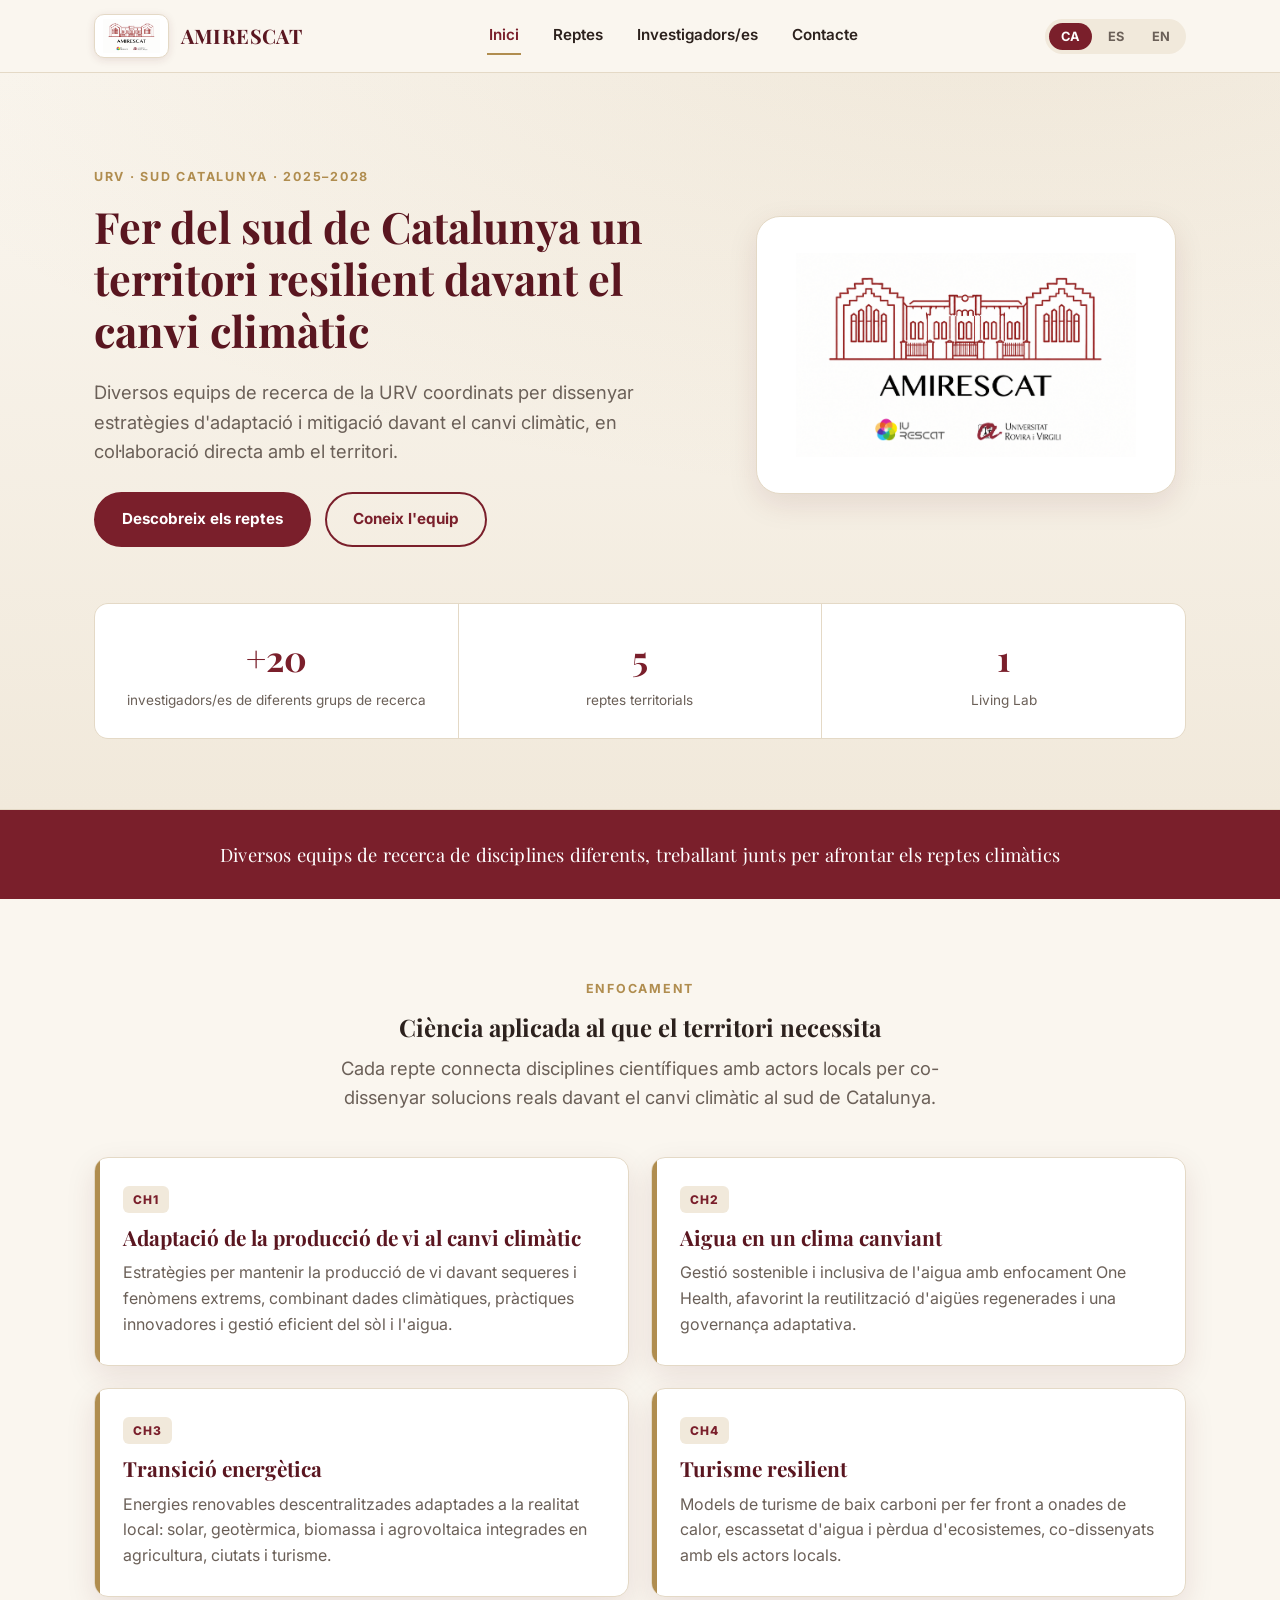
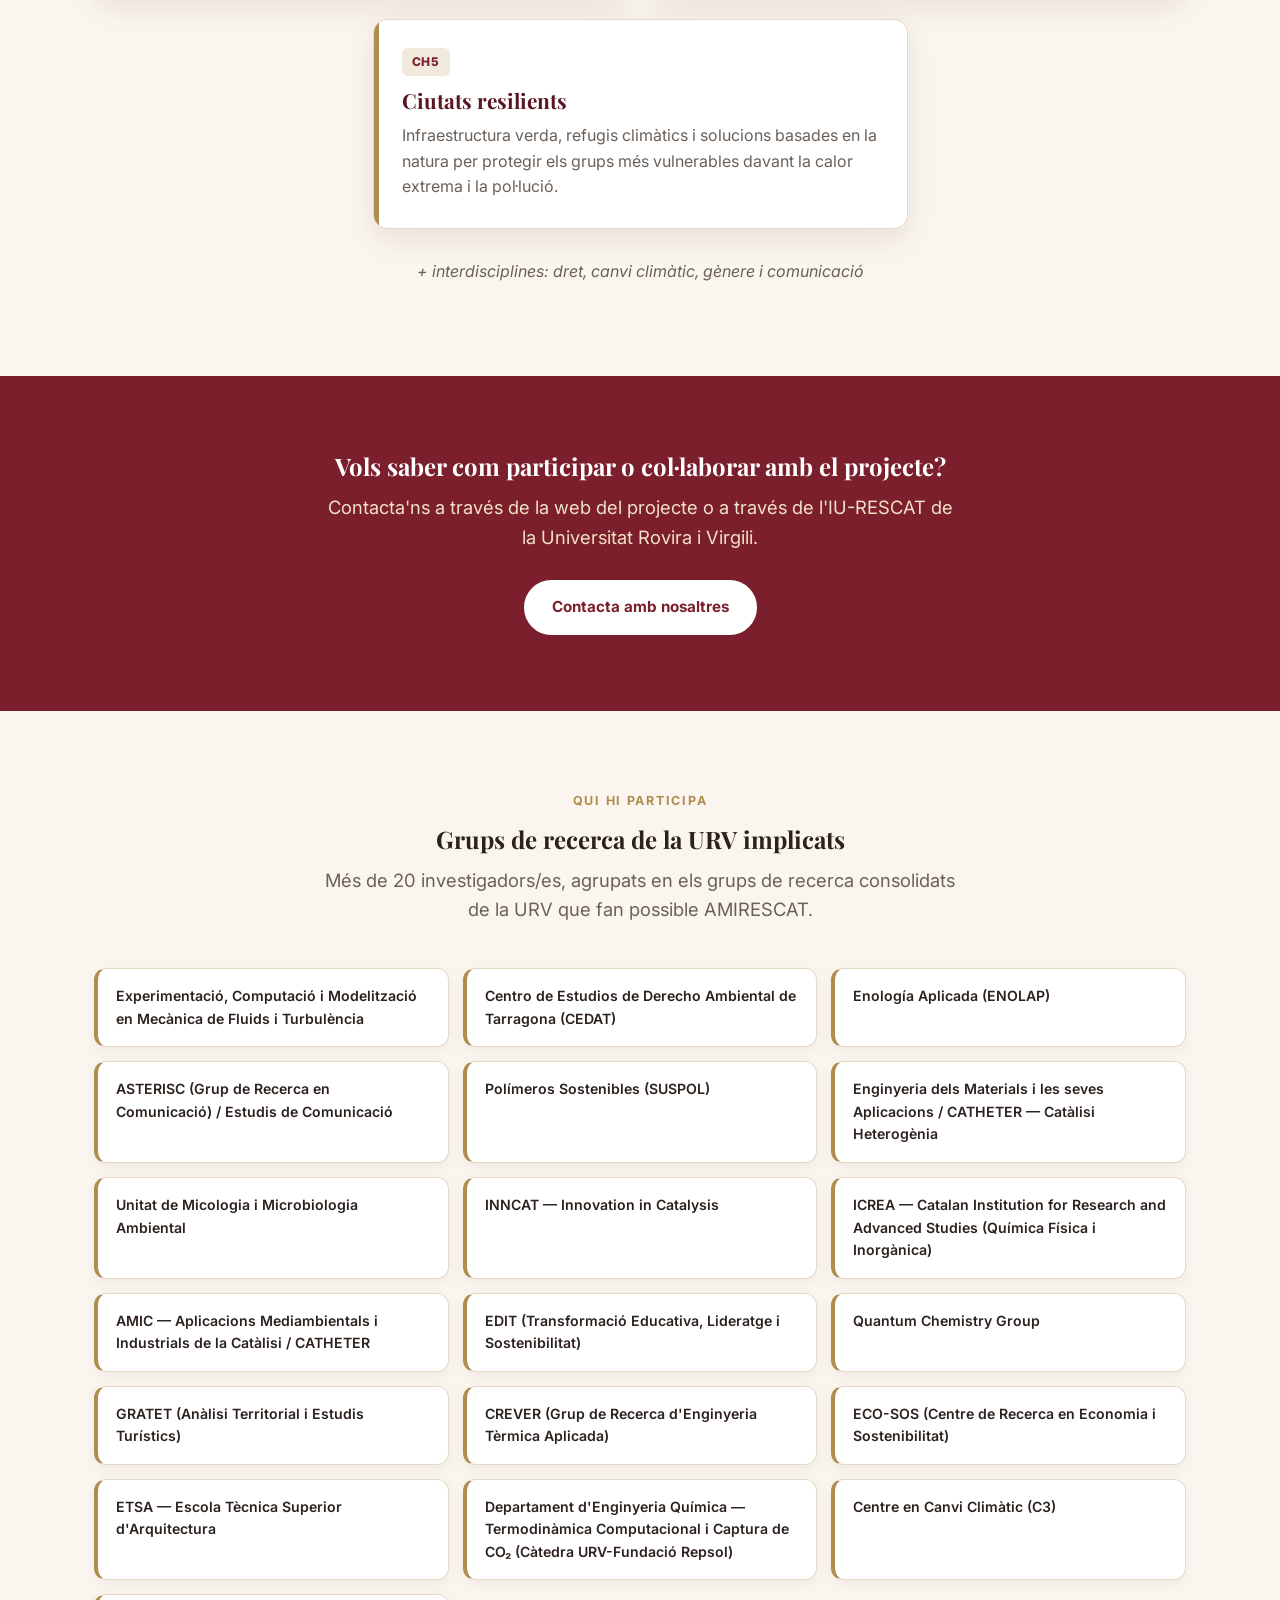
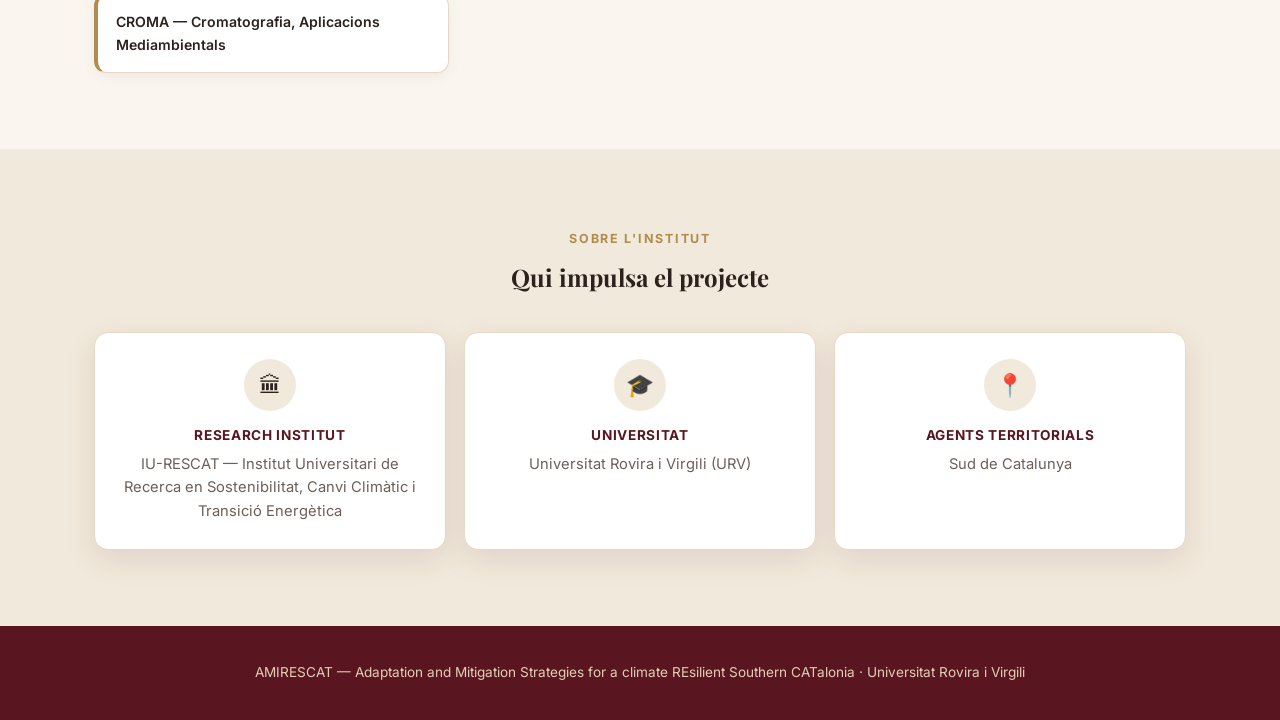
<file: index.html>
<!DOCTYPE html>
<html lang="ca">
<head>
<meta charset="UTF-8">
<meta name="viewport" content="width=device-width, initial-scale=1.0">
<title>AMIRESCAT — URV</title>
<meta name="description" content="AMIRESCAT: Adaptation and Mitigation Strategies for a climate REsilient Southern CATalonia. Universitat Rovira i Virgili.">
<link rel="icon" href="img/logo.png" type="image/png">
<link rel="preconnect" href="https://fonts.googleapis.com">
<link href="https://fonts.googleapis.com/css2?family=Playfair+Display:wght@600;700&family=Inter:wght@400;500;600;700;800&display=swap" rel="stylesheet">
<link rel="stylesheet" href="css/style.css">
</head>
<body data-page="home">

<header class="site-header">
  <nav class="nav">
    <a href="index.html" class="brand">
      <span class="logo-badge"><img src="img/logo.png" alt="Logo AMIRESCAT"></span>
      <span class="brand-text">AMIRESCAT</span>
    </a>
    <div class="nav-links">
      <a href="index.html" data-page="home" data-i18n="nav.home">Inici</a>
      <a href="reptes.html" data-page="reptes" data-i18n="nav.reptes">Reptes</a>
      <a href="investigadors.html" data-page="investigadors" data-i18n="nav.investigadors">Investigadors/es</a>
      <a href="contacte.html" data-page="contacte" data-i18n="nav.contacte">Contacte</a>
    </div>
    <div class="nav-right">
      <div class="lang-switch">
        <button data-lang="ca">CA</button>
        <button data-lang="es">ES</button>
        <button data-lang="en">EN</button>
      </div>
      <button class="menu-toggle" aria-label="Menú"><span></span><span></span><span></span></button>
    </div>
  </nav>
</header>

<section class="hero">
  <div class="container hero-grid">
    <div>
      <div class="eyebrow" data-i18n="hero.eyebrow">URV · Sud Catalunya · 2025–2028</div>
      <h1 data-i18n="hero.title">Fer del sud de Catalunya un territori resilient davant el canvi climàtic</h1>
      <p class="lead" data-i18n="hero.lead">Diversos equips de recerca de la URV coordinats per dissenyar estratègies d'adaptació i mitigació davant el canvi climàtic, en col·laboració directa amb el territori.</p>
      <div class="hero-actions">
        <a href="reptes.html" class="btn btn-primary" data-i18n="hero.cta1">Descobreix els reptes</a>
        <a href="investigadors.html" class="btn btn-ghost" data-i18n="hero.cta2">Coneix l'equip</a>
      </div>
    </div>
    <div class="hero-logo">
      <span class="logo-badge"><img src="img/logo.png" alt="AMIRESCAT"></span>
    </div>
  </div>

  <div class="container">
    <div class="stats">
      <div class="stat"><div class="num" data-i18n="stats.1.num">+20</div><div class="label" data-i18n="stats.1.label">investigadors/es</div></div>
      <div class="stat"><div class="num" data-i18n="stats.3.num">5</div><div class="label" data-i18n="stats.3.label">reptes territorials</div></div>
      <div class="stat"><div class="num" data-i18n="stats.4.num">1</div><div class="label" data-i18n="stats.4.label">Living Lab</div></div>
    </div>
  </div>
</section>

<div class="banner">
  <div class="container"><p data-i18n="banner.text">Més de 8 equips de recerca de disciplines diferents, treballant junts per afrontar els reptes climàtics</p></div>
</div>

<section class="section">
  <div class="container center">
    <div class="eyebrow" data-i18n="science.eyebrow">Enfocament</div>
    <h2 data-i18n="science.title">Ciència aplicada al que el territori necessita</h2>
    <p class="lead" data-i18n="science.lead">Cada repte connecta disciplines científiques amb actors locals per co-dissenyar solucions reals davant el canvi climàtic al sud de Catalunya.</p>
  </div>

  <div class="container">
    <div class="cards-grid">
      <div class="card">
        <span class="tag" data-i18n="ch1.tag">CH1</span>
        <h3 data-i18n="ch1.title">Viticultura adaptada al clima</h3>
        <p data-i18n="ch1.text">Estratègies per mantenir la producció de vi davant sequeres i fenòmens extrems.</p>
      </div>
      <div class="card">
        <span class="tag" data-i18n="ch2.tag">CH2</span>
        <h3 data-i18n="ch2.title">Aigua en un clima canviant</h3>
        <p data-i18n="ch2.text">Gestió sostenible i inclusiva de l'aigua amb enfocament One Health.</p>
      </div>
      <div class="card">
        <span class="tag" data-i18n="ch3.tag">CH3</span>
        <h3 data-i18n="ch3.title">Transició energètica</h3>
        <p data-i18n="ch3.text">Energies renovables descentralitzades adaptades a la realitat local.</p>
      </div>
      <div class="card">
        <span class="tag" data-i18n="ch4.tag">CH4</span>
        <h3 data-i18n="ch4.title">Turisme resilient</h3>
        <p data-i18n="ch4.text">Models de turisme de baix carboni davant onades de calor i escassetat d'aigua.</p>
      </div>
      <div class="card card-centered">
        <span class="tag" data-i18n="ch5.tag">CH5</span>
        <h3 data-i18n="ch5.title">Ciutats resilients</h3>
        <p data-i18n="ch5.text">Infraestructura verda, refugis climàtics i solucions basades en la natura.</p>
      </div>
    </div>
    <p class="note-small" data-i18n="ch.note">+ interdisciplines: dret, canvi climàtic, gènere i comunicació</p>
  </div>
</section>

<section class="section section-granate">
  <div class="container center">
    <h2 data-i18n="home.cta.title" style="color:#fff;">Vols saber com participar o col·laborar amb el projecte?</h2>
    <p class="lead" style="color:#f1e2c6; margin-left:auto; margin-right:auto;" data-i18n="home.cta.text">Contacta'ns a través de la web del projecte o a través de l'IU-RESCAT de la Universitat Rovira i Virgili.</p>
    <a href="contacte.html" class="btn" style="background:#fff; color:var(--granate); border-color:#fff; margin-top:10px;" data-i18n="home.cta.btn">Contacta amb nosaltres</a>
  </div>
</section>

<section class="section">
  <div class="container center">
    <div class="eyebrow" data-i18n="teams.eyebrow">Qui hi participa</div>
    <h2 data-i18n="teams.title">Grups de recerca de la URV implicats</h2>
    <p class="lead" data-i18n="teams.lead">Més de 20 investigadors/es, agrupats en els grups de recerca consolidats de la URV que fan possible AMIRESCAT.</p>
  </div>
  <div class="container">
    <div class="teams-grid" id="teams-container">
      <!-- Generado por JavaScript (js/teams.js + js/main.js) -->
    </div>
  </div>
</section>

<section class="section section-crema2">
  <div class="container center">
    <div class="eyebrow" data-i18n="home.info.eyebrow">Sobre l'institut</div>
    <h2 data-i18n="home.info.title">Qui impulsa el projecte</h2>
  </div>
  <div class="container">
    <div class="info-grid">
      <div class="info-card">
        <div class="ico">🏛</div>
        <div class="label" data-i18n="home.info.item1.label">Research Institut</div>
        <div class="value" data-i18n="contacte.item1.value">IU-RESCAT</div>
      </div>
      <div class="info-card">
        <div class="ico">🎓</div>
        <div class="label" data-i18n="contacte.item2.label">Universitat</div>
        <div class="value" data-i18n="contacte.item2.value">URV</div>
      </div>
      <div class="info-card">
        <div class="ico">📍</div>
        <div class="label" data-i18n="home.info.item3.label">Agents territorials</div>
        <div class="value" data-i18n="contacte.item3.value">Sud Catalunya</div>
      </div>
    </div>
  </div>
</section>

<footer class="site-footer">
  <div class="container"><p data-i18n="footer.text">AMIRESCAT — Adaptation and Mitigation Strategies for a climate REsilient Southern CATalonia · Universitat Rovira i Virgili</p></div>
</footer>

<script src="js/translations.js"></script>
<script src="js/researchers.js"></script>
<script src="js/teams.js"></script>
<script src="js/main.js"></script>
</body>
</html>
</file>
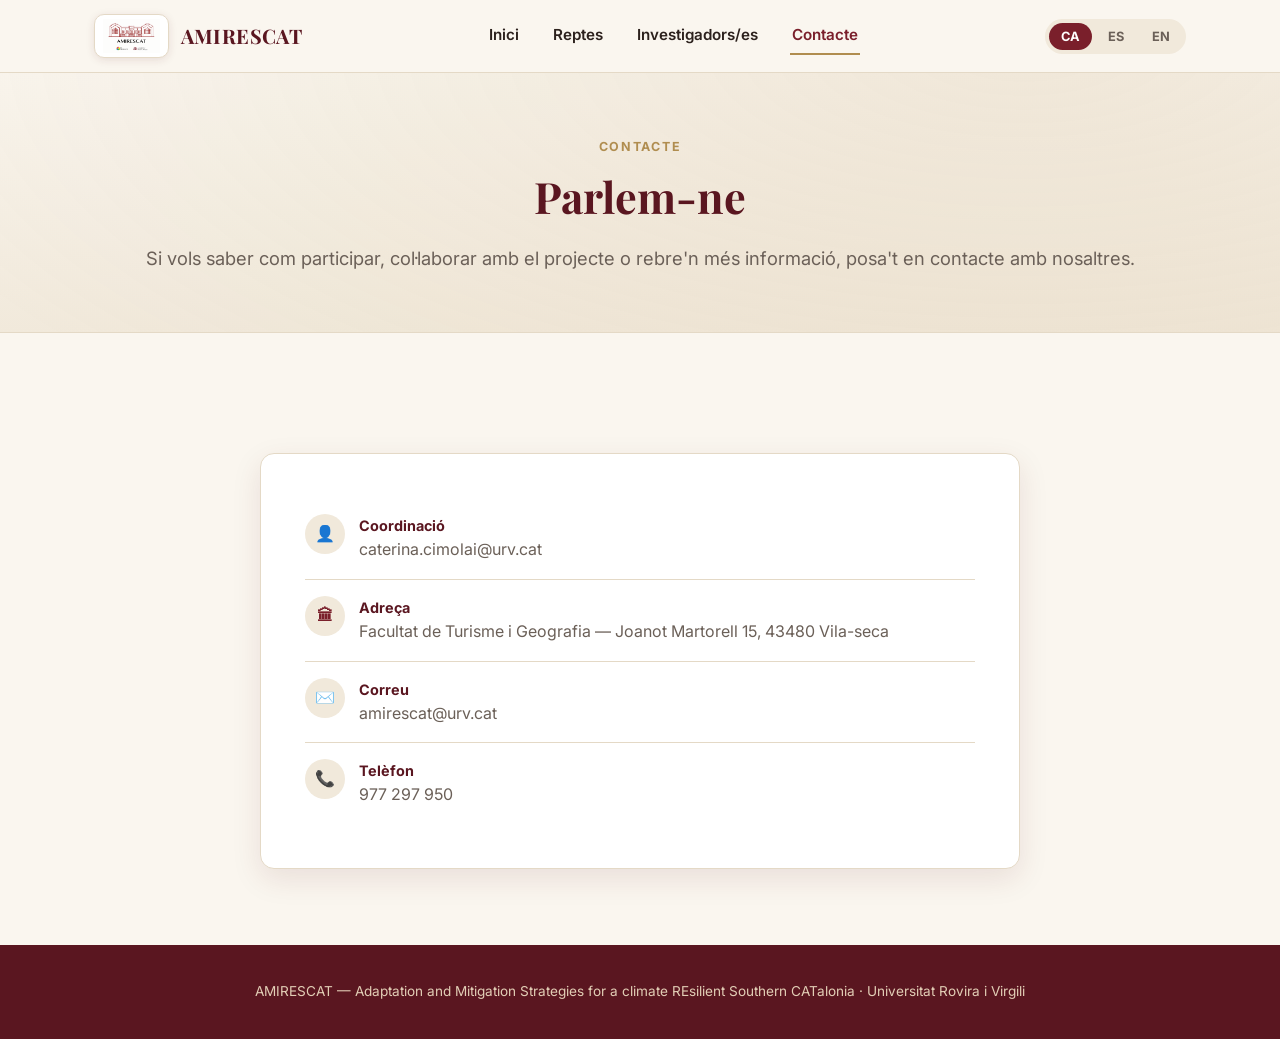
<file: contacte.html>
<!DOCTYPE html>
<html lang="ca">
<head>
<meta charset="UTF-8">
<meta name="viewport" content="width=device-width, initial-scale=1.0">
<title>Contacte — AMIRESCAT</title>
<link rel="icon" href="img/logo.png" type="image/png">
<link rel="preconnect" href="https://fonts.googleapis.com">
<link href="https://fonts.googleapis.com/css2?family=Playfair+Display:wght@600;700&family=Inter:wght@400;500;600;700;800&display=swap" rel="stylesheet">
<link rel="stylesheet" href="css/style.css">
</head>
<body data-page="contacte">

<header class="site-header">
  <nav class="nav">
    <a href="index.html" class="brand">
      <span class="logo-badge"><img src="img/logo.png" alt="Logo AMIRESCAT"></span>
      <span class="brand-text">AMIRESCAT</span>
    </a>
    <div class="nav-links">
      <a href="index.html" data-page="home" data-i18n="nav.home">Inici</a>
      <a href="reptes.html" data-page="reptes" data-i18n="nav.reptes">Reptes</a>
      <a href="investigadors.html" data-page="investigadors" data-i18n="nav.investigadors">Investigadors/es</a>
      <a href="contacte.html" data-page="contacte" data-i18n="nav.contacte">Contacte</a>
    </div>
    <div class="nav-right">
      <div class="lang-switch">
        <button data-lang="ca">CA</button>
        <button data-lang="es">ES</button>
        <button data-lang="en">EN</button>
      </div>
      <button class="menu-toggle" aria-label="Menú"><span></span><span></span><span></span></button>
    </div>
  </nav>
</header>

<section class="hero" style="padding:60px 0 40px;">
  <div class="container center">
    <div class="eyebrow" data-i18n="contacte.hero.eyebrow">Contacte</div>
    <h1 data-i18n="contacte.hero.title">Parlem-ne</h1>
    <p class="lead" data-i18n="contacte.hero.lead">Posa't en contacte amb nosaltres.</p>
  </div>
</section>

<section class="section">
  <div class="container">
    <div class="contact-box">
      <div class="contact-item">
        <div class="ico">👤</div>
        <div><div class="label" data-i18n="contacte.coord.label">Coordinació</div><div class="value"><a href="mailto:caterina.cimolai@urv.cat" data-i18n="contacte.coord.value">caterina.cimolai@urv.cat</a></div></div>
      </div>
      <div class="contact-item">
        <div class="ico">🏛</div>
        <div><div class="label" data-i18n="contacte.adreca.label">Adreça</div><div class="value" data-i18n="contacte.adreca.value">Facultat de Turisme i Geografia — Joanot Martorell 15, 43480 Vila-seca</div></div>
      </div>
      <div class="contact-item">
        <div class="ico">✉️</div>
        <div><div class="label" data-i18n="contacte.correu.label">Correu</div><div class="value"><a href="mailto:amirescat@urv.cat" data-i18n="contacte.correu.value">iurescat@urv.cat</a></div></div>
      </div>
      <div class="contact-item">
        <div class="ico">📞</div>
        <div><div class="label" data-i18n="contacte.telefon.label">Telèfon</div><div class="value" data-i18n="contacte.telefon.value">977 297 950</div></div>
      </div>
    </div>
  </div>
</section>

<footer class="site-footer">
  <div class="container"><p data-i18n="footer.text">AMIRESCAT — Universitat Rovira i Virgili</p></div>
</footer>

<script src="js/translations.js"></script>
<script src="js/researchers.js"></script>
<script src="js/main.js"></script>
</body>
</html>
</file>
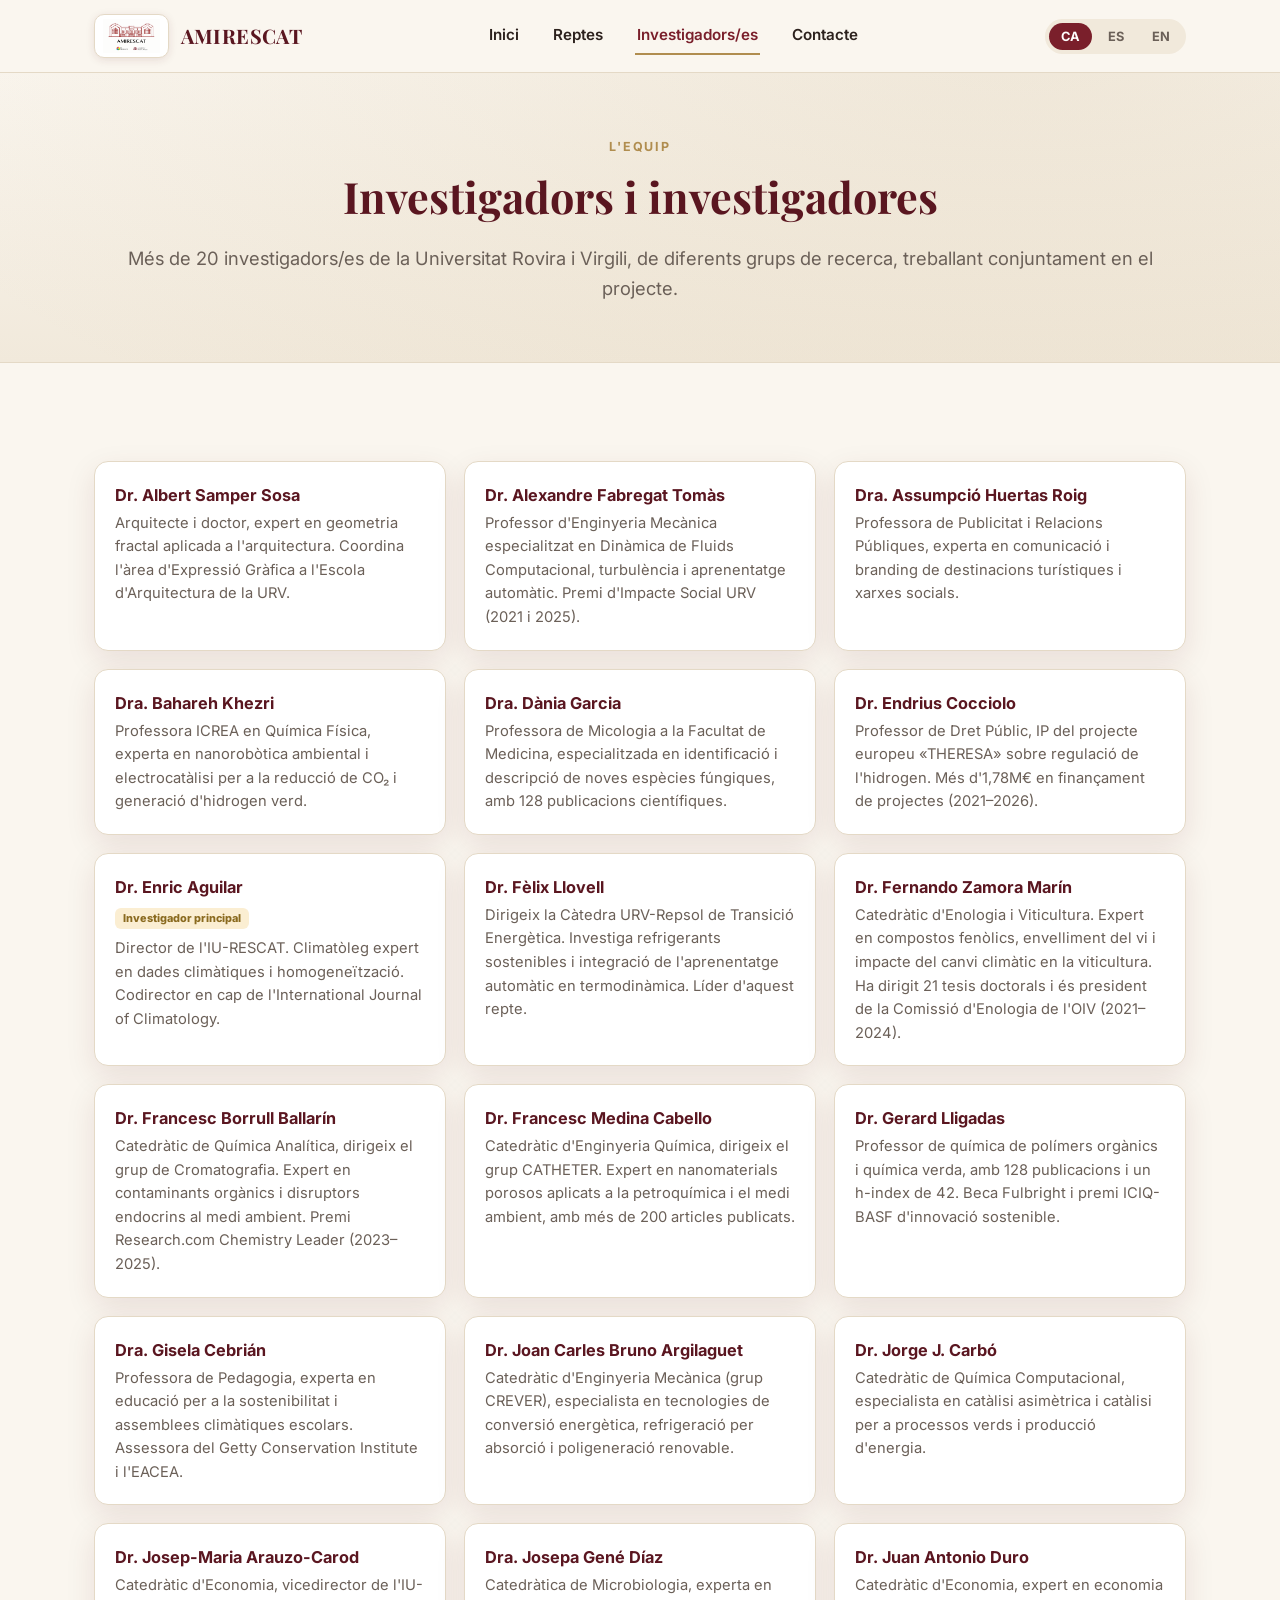
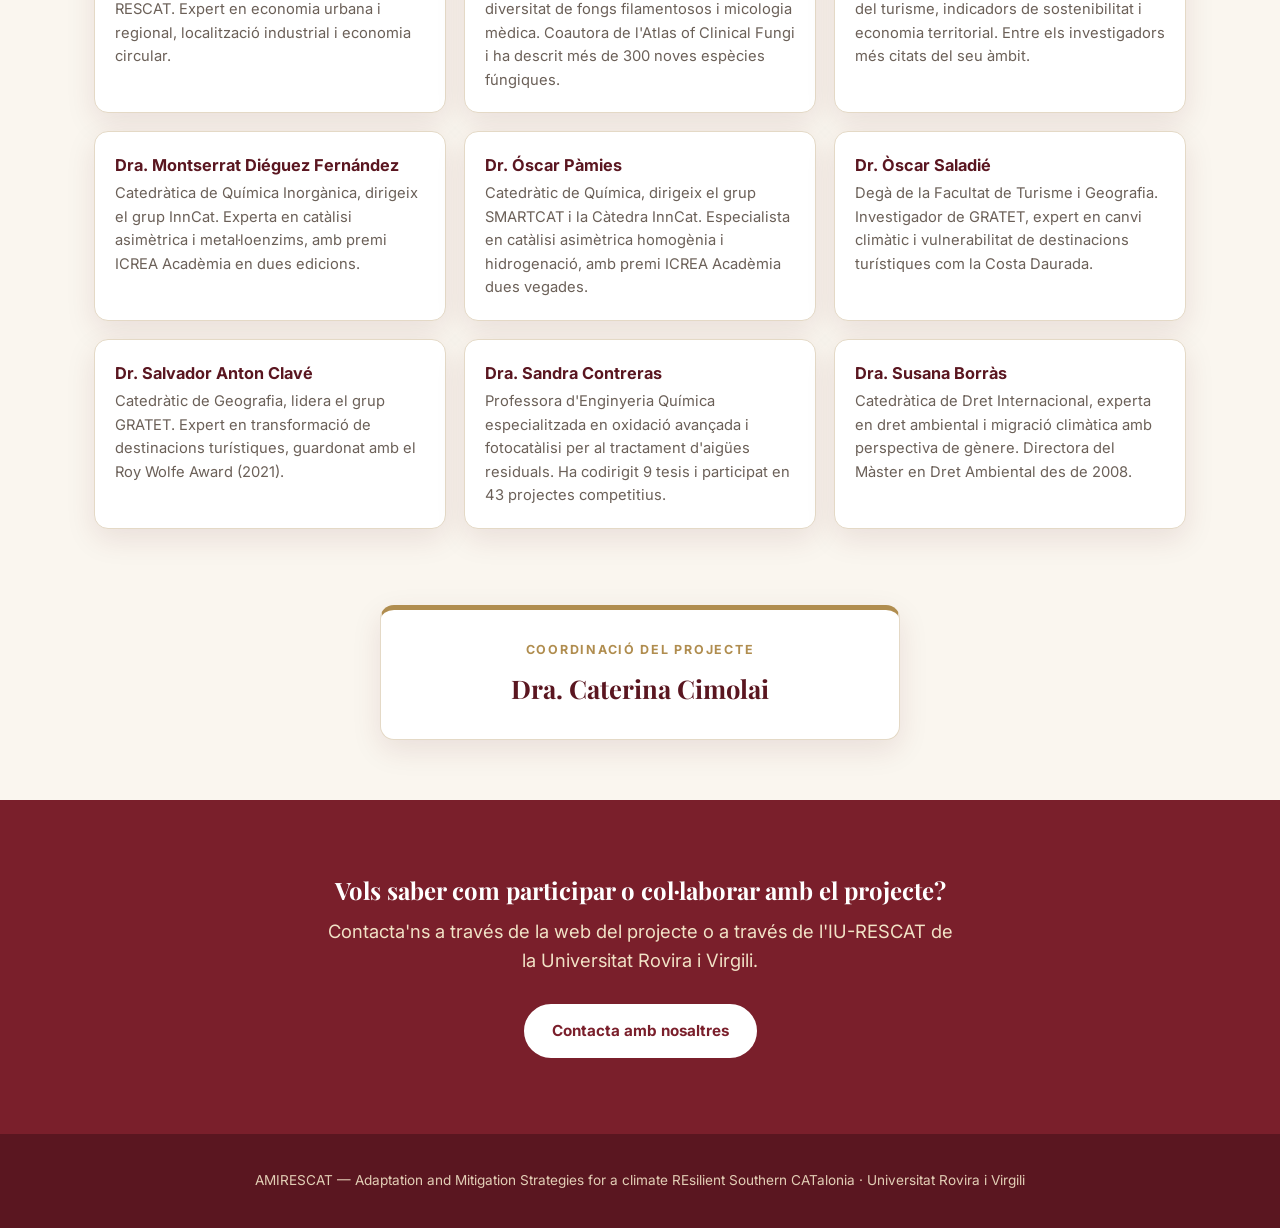
<file: investigadors.html>
<!DOCTYPE html>
<html lang="ca">
<head>
<meta charset="UTF-8">
<meta name="viewport" content="width=device-width, initial-scale=1.0">
<title>Investigadors/es — AMIRESCAT</title>
<link rel="icon" href="img/logo.png" type="image/png">
<link rel="preconnect" href="https://fonts.googleapis.com">
<link href="https://fonts.googleapis.com/css2?family=Playfair+Display:wght@600;700&family=Inter:wght@400;500;600;700;800&display=swap" rel="stylesheet">
<link rel="stylesheet" href="css/style.css">
</head>
<body data-page="investigadors">

<header class="site-header">
  <nav class="nav">
    <a href="index.html" class="brand">
      <span class="logo-badge"><img src="img/logo.png" alt="Logo AMIRESCAT"></span>
      <span class="brand-text">AMIRESCAT</span>
    </a>
    <div class="nav-links">
      <a href="index.html" data-page="home" data-i18n="nav.home">Inici</a>
      <a href="reptes.html" data-page="reptes" data-i18n="nav.reptes">Reptes</a>
      <a href="investigadors.html" data-page="investigadors" data-i18n="nav.investigadors">Investigadors/es</a>
      <a href="contacte.html" data-page="contacte" data-i18n="nav.contacte">Contacte</a>
    </div>
    <div class="nav-right">
      <div class="lang-switch">
        <button data-lang="ca">CA</button>
        <button data-lang="es">ES</button>
        <button data-lang="en">EN</button>
      </div>
      <button class="menu-toggle" aria-label="Menú"><span></span><span></span><span></span></button>
    </div>
  </nav>
</header>

<section class="hero" style="padding:60px 0 40px;">
  <div class="container center">
    <div class="eyebrow" data-i18n="inv.hero.eyebrow">L'equip</div>
    <h1 data-i18n="inv.hero.title" style="max-width:800px; margin:0 auto .5em;">Investigadors i investigadores</h1>
    <p class="lead" data-i18n="inv.hero.lead">Més de 20 investigadors/es de la URV.</p>
  </div>
</section>

<section class="section">
  <div class="container" id="researchers-container">
    <!-- Generado por JavaScript (js/researchers.js + js/main.js) -->
  </div>
</section>

<section class="container" style="padding-top:0; padding-bottom:60px;">
  <div class="coord-highlight">
    <div class="coord-highlight-label" data-i18n="inv.coord.title">Coordinació del projecte</div>
    <div class="coord-highlight-name">Dra. Caterina Cimolai</div>
  </div>
</section>

<section class="section section-granate">
  <div class="container center">
    <h2 data-i18n="home.cta.title" style="color:#fff;">Vols saber com participar o col·laborar amb el projecte?</h2>
    <p class="lead" style="color:#f1e2c6; margin-left:auto; margin-right:auto;" data-i18n="home.cta.text">—</p>
    <a href="contacte.html" class="btn" style="background:#fff; color:var(--granate); border-color:#fff; margin-top:10px;" data-i18n="home.cta.btn">Contacta amb nosaltres</a>
  </div>
</section>

<footer class="site-footer">
  <div class="container"><p data-i18n="footer.text">AMIRESCAT — Universitat Rovira i Virgili</p></div>
</footer>

<script src="js/translations.js"></script>
<script src="js/researchers.js"></script>
<script src="js/main.js"></script>
</body>
</html>
</file>
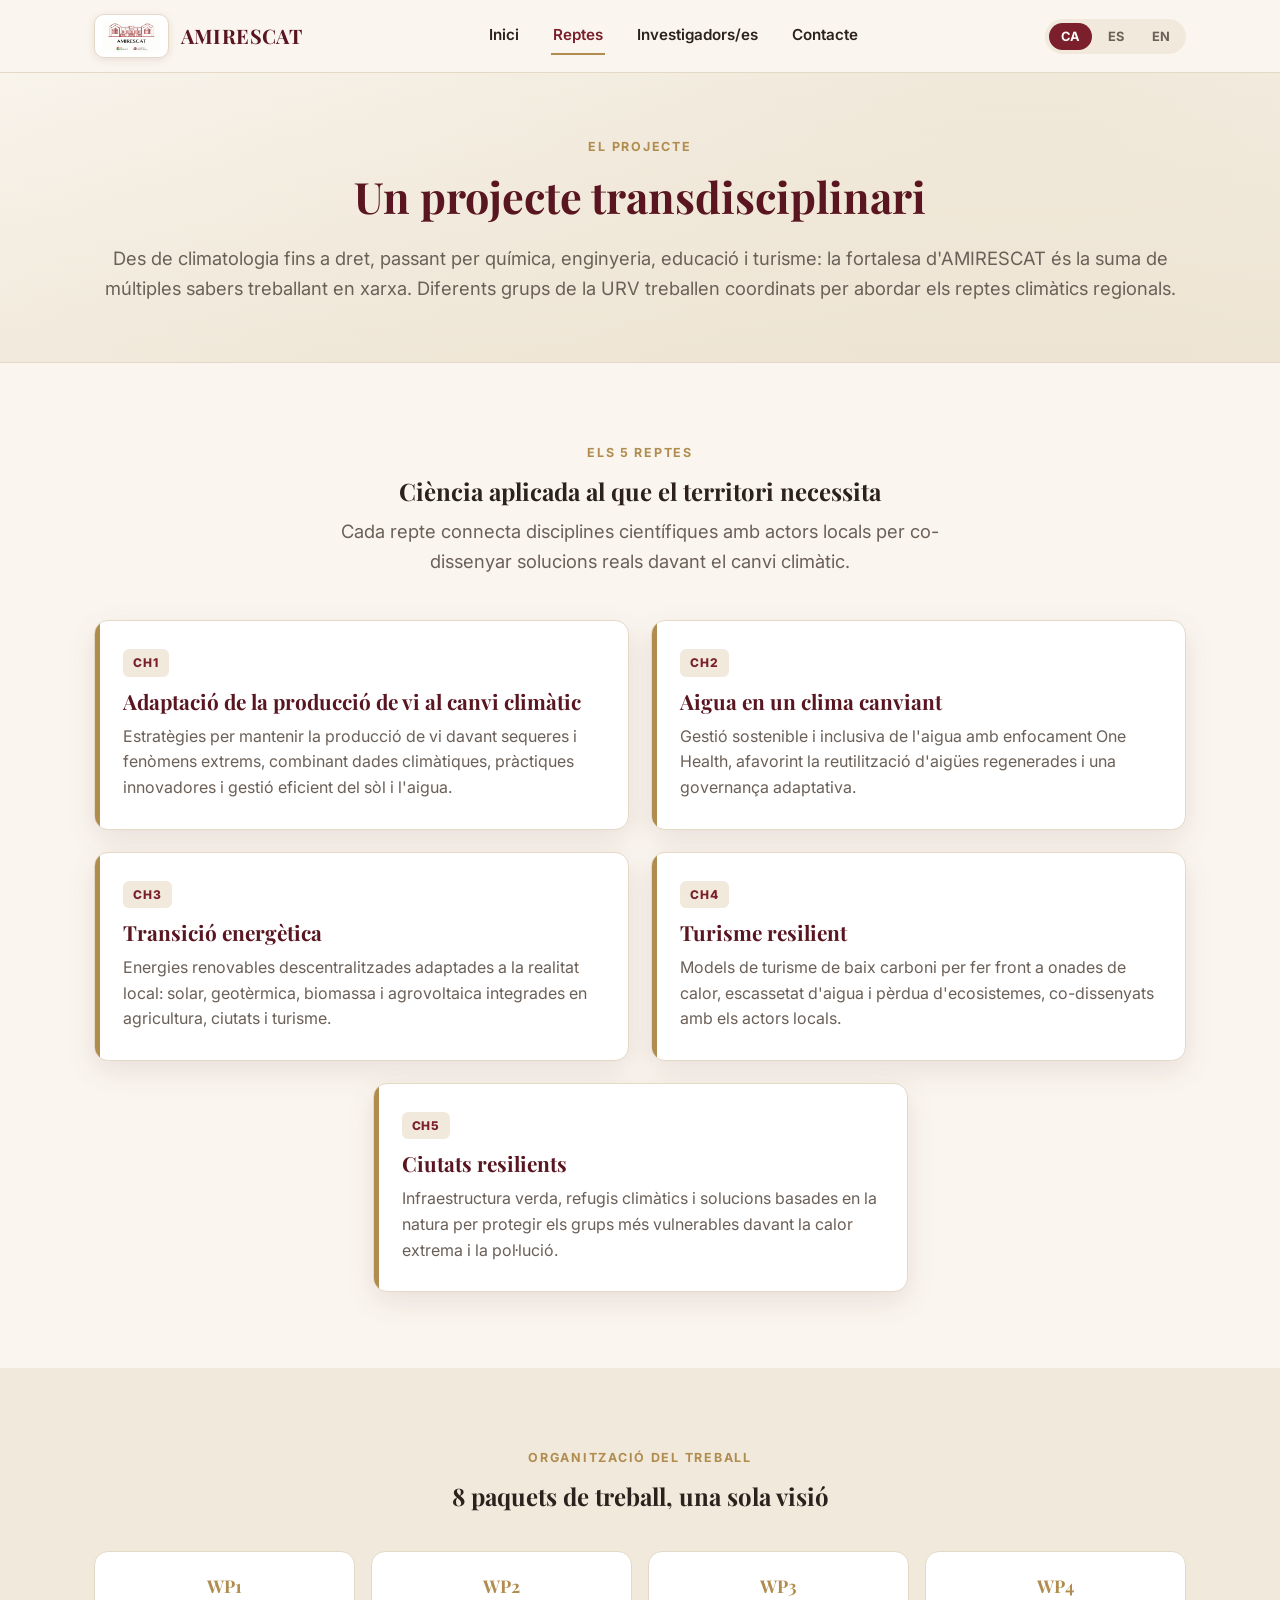
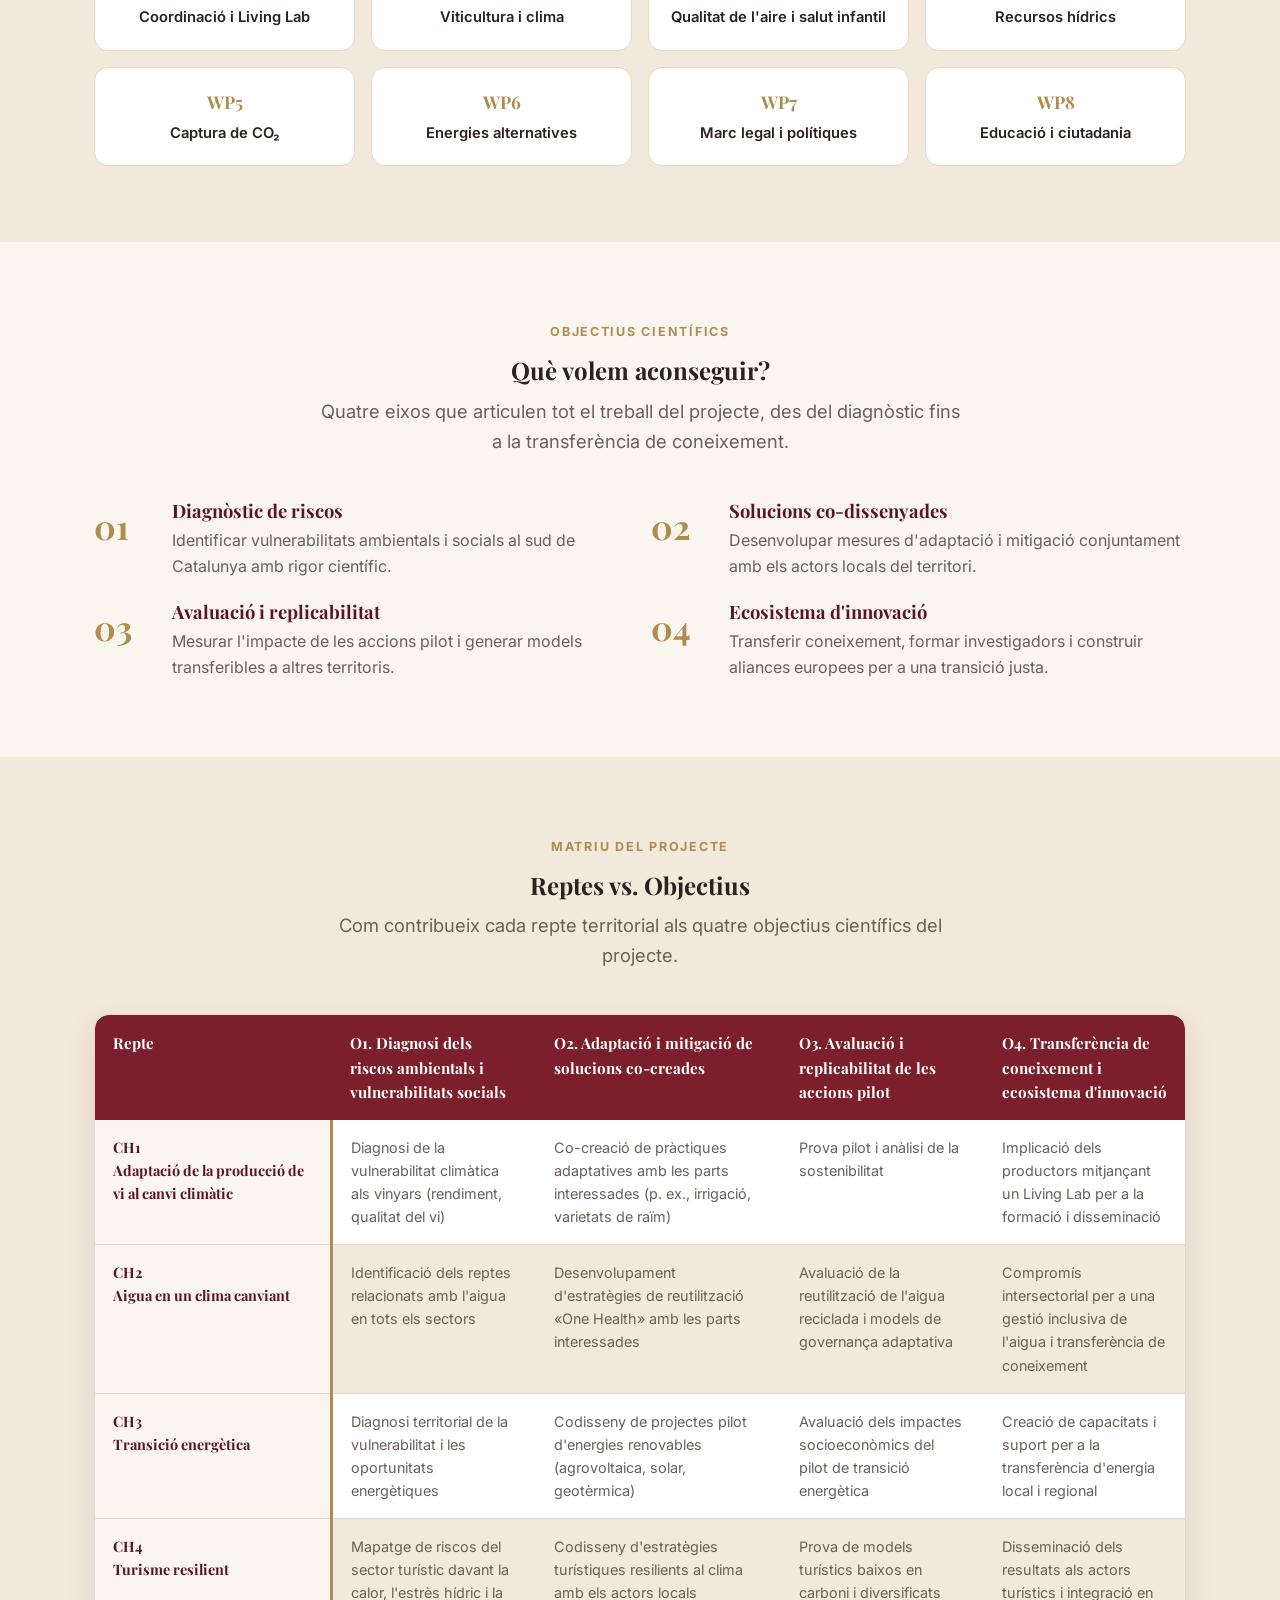
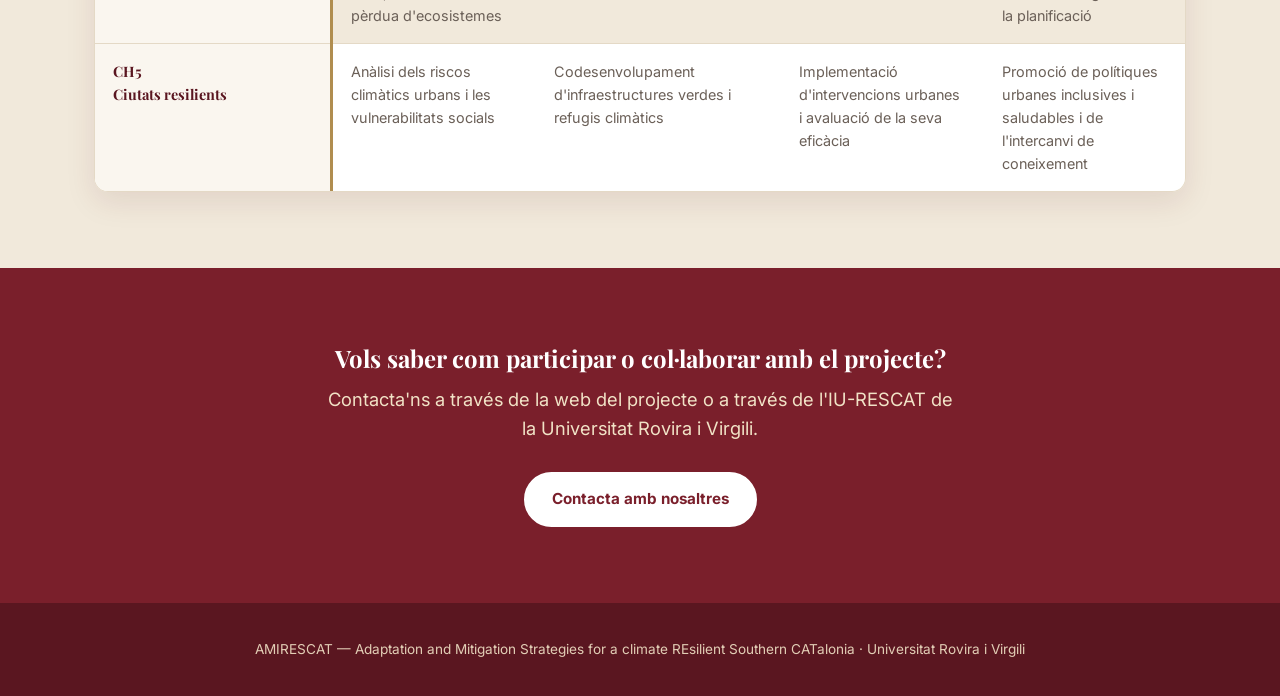
<file: reptes.html>
<!DOCTYPE html>
<html lang="ca">
<head>
<meta charset="UTF-8">
<meta name="viewport" content="width=device-width, initial-scale=1.0">
<title>Reptes i projecte — AMIRESCAT</title>
<link rel="icon" href="img/logo.png" type="image/png">
<link rel="preconnect" href="https://fonts.googleapis.com">
<link href="https://fonts.googleapis.com/css2?family=Playfair+Display:wght@600;700&family=Inter:wght@400;500;600;700;800&display=swap" rel="stylesheet">
<link rel="stylesheet" href="css/style.css">
</head>
<body data-page="reptes">

<header class="site-header">
  <nav class="nav">
    <a href="index.html" class="brand">
      <span class="logo-badge"><img src="img/logo.png" alt="Logo AMIRESCAT"></span>
      <span class="brand-text">AMIRESCAT</span>
    </a>
    <div class="nav-links">
      <a href="index.html" data-page="home" data-i18n="nav.home">Inici</a>
      <a href="reptes.html" data-page="reptes" data-i18n="nav.reptes">Reptes</a>
      <a href="investigadors.html" data-page="investigadors" data-i18n="nav.investigadors">Investigadors/es</a>
      <a href="contacte.html" data-page="contacte" data-i18n="nav.contacte">Contacte</a>
    </div>
    <div class="nav-right">
      <div class="lang-switch">
        <button data-lang="ca">CA</button>
        <button data-lang="es">ES</button>
        <button data-lang="en">EN</button>
      </div>
      <button class="menu-toggle" aria-label="Menú"><span></span><span></span><span></span></button>
    </div>
  </nav>
</header>

<section class="hero" style="padding:60px 0 40px;">
  <div class="container center">
    <div class="eyebrow" data-i18n="reptes.hero.eyebrow">El projecte</div>
    <h1 data-i18n="reptes.hero.title" style="max-width:800px; margin:0 auto .5em;">Un projecte transdisciplinari</h1>
    <p class="lead" data-i18n="reptes.hero.lead">Des de climatologia fins a dret...</p>
  </div>
</section>

<section class="section">
  <div class="container center">
    <div class="eyebrow" data-i18n="reptes.ch.eyebrow">Els 5 reptes</div>
    <h2 data-i18n="reptes.ch.title">Ciència aplicada al que el territori necessita</h2>
    <p class="lead" data-i18n="reptes.ch.lead">Cada repte connecta disciplines científiques amb actors locals.</p>
  </div>
  <div class="container">
    <div class="cards-grid">
      <div class="card">
        <span class="tag" data-i18n="ch1.tag">CH1</span>
        <h3 data-i18n="ch1.title">Adaptació de la producció de vi al canvi climàtic</h3>
        <p data-i18n="ch1.text">—</p>
      </div>
      <div class="card">
        <span class="tag" data-i18n="ch2.tag">CH2</span>
        <h3 data-i18n="ch2.title">Aigua en un clima canviant</h3>
        <p data-i18n="ch2.text">—</p>
      </div>
      <div class="card">
        <span class="tag" data-i18n="ch3.tag">CH3</span>
        <h3 data-i18n="ch3.title">Transició energètica</h3>
        <p data-i18n="ch3.text">—</p>
      </div>
      <div class="card">
        <span class="tag" data-i18n="ch4.tag">CH4</span>
        <h3 data-i18n="ch4.title">Turisme resilient</h3>
        <p data-i18n="ch4.text">—</p>
      </div>
      <div class="card card-centered">
        <span class="tag" data-i18n="ch5.tag">CH5</span>
        <h3 data-i18n="ch5.title">Ciutats resilients</h3>
        <p data-i18n="ch5.text">—</p>
      </div>
    </div>
  </div>
</section>

<section class="section section-crema2">
  <div class="container center">
    <div class="eyebrow" data-i18n="wp.eyebrow">Organització del treball</div>
    <h2 data-i18n="wp.title">8 paquets de treball, una sola visió</h2>
  </div>
  <div class="container">
    <div class="wp-grid">
      <div class="wp"><div class="code">WP1</div><div class="name" data-i18n="wp1">Coordinació i Living Lab</div></div>
      <div class="wp"><div class="code">WP2</div><div class="name" data-i18n="wp2">Viticultura i clima</div></div>
      <div class="wp"><div class="code">WP3</div><div class="name" data-i18n="wp3">Qualitat de l'aire i salut infantil</div></div>
      <div class="wp"><div class="code">WP4</div><div class="name" data-i18n="wp4">Recursos hídrics</div></div>
      <div class="wp"><div class="code">WP5</div><div class="name" data-i18n="wp5">Captura de CO₂</div></div>
      <div class="wp"><div class="code">WP6</div><div class="name" data-i18n="wp6">Energies alternatives</div></div>
      <div class="wp"><div class="code">WP7</div><div class="name" data-i18n="wp7">Marc legal i polítiques</div></div>
      <div class="wp"><div class="code">WP8</div><div class="name" data-i18n="wp8">Educació i ciutadania</div></div>
    </div>
  </div>
</section>

<section class="section">
  <div class="container center">
    <div class="eyebrow" data-i18n="obj.eyebrow">Objectius científics</div>
    <h2 data-i18n="obj.title">Què volem aconseguir?</h2>
    <p class="lead" data-i18n="obj.lead">Quatre eixos que articulen tot el treball del projecte.</p>
  </div>
  <div class="container">
    <div class="obj-grid">
      <div class="obj">
        <div class="num">01</div>
        <div><h3 data-i18n="obj1.title">Diagnòstic de riscos</h3><p data-i18n="obj1.text">—</p></div>
      </div>
      <div class="obj">
        <div class="num">02</div>
        <div><h3 data-i18n="obj2.title">Solucions co-dissenyades</h3><p data-i18n="obj2.text">—</p></div>
      </div>
      <div class="obj">
        <div class="num">03</div>
        <div><h3 data-i18n="obj3.title">Avaluació i replicabilitat</h3><p data-i18n="obj3.text">—</p></div>
      </div>
      <div class="obj">
        <div class="num">04</div>
        <div><h3 data-i18n="obj4.title">Ecosistema d'innovació</h3><p data-i18n="obj4.text">—</p></div>
      </div>
    </div>
  </div>
</section>

<section class="section section-crema2">
  <div class="container center">
    <div class="eyebrow" data-i18n="table.eyebrow">Matriu del projecte</div>
    <h2 data-i18n="table.title">Reptes vs. Objectius</h2>
    <p class="lead" data-i18n="table.lead">Com contribueix cada repte territorial als quatre objectius científics del projecte.</p>
  </div>
  <div class="container">
    <div class="matrix-wrap">
      <table class="matrix">
        <thead>
          <tr>
            <th data-i18n="table.repte">Repte</th>
            <th data-i18n="table.o1">O1</th>
            <th data-i18n="table.o2">O2</th>
            <th data-i18n="table.o3">O3</th>
            <th data-i18n="table.o4">O4</th>
          </tr>
        </thead>
        <tbody>
          <tr>
            <td class="repte-cell"><span class="tag" data-i18n="ch1.tag">CH1</span><br><span data-i18n="ch1.title">—</span></td>
            <td data-i18n="table.ch1.o1">—</td>
            <td data-i18n="table.ch1.o2">—</td>
            <td data-i18n="table.ch1.o3">—</td>
            <td data-i18n="table.ch1.o4">—</td>
          </tr>
          <tr>
            <td class="repte-cell"><span class="tag" data-i18n="ch2.tag">CH2</span><br><span data-i18n="ch2.title">—</span></td>
            <td data-i18n="table.ch2.o1">—</td>
            <td data-i18n="table.ch2.o2">—</td>
            <td data-i18n="table.ch2.o3">—</td>
            <td data-i18n="table.ch2.o4">—</td>
          </tr>
          <tr>
            <td class="repte-cell"><span class="tag" data-i18n="ch3.tag">CH3</span><br><span data-i18n="ch3.title">—</span></td>
            <td data-i18n="table.ch3.o1">—</td>
            <td data-i18n="table.ch3.o2">—</td>
            <td data-i18n="table.ch3.o3">—</td>
            <td data-i18n="table.ch3.o4">—</td>
          </tr>
          <tr>
            <td class="repte-cell"><span class="tag" data-i18n="ch4.tag">CH4</span><br><span data-i18n="ch4.title">—</span></td>
            <td data-i18n="table.ch4.o1">—</td>
            <td data-i18n="table.ch4.o2">—</td>
            <td data-i18n="table.ch4.o3">—</td>
            <td data-i18n="table.ch4.o4">—</td>
          </tr>
          <tr>
            <td class="repte-cell"><span class="tag" data-i18n="ch5.tag">CH5</span><br><span data-i18n="ch5.title">—</span></td>
            <td data-i18n="table.ch5.o1">—</td>
            <td data-i18n="table.ch5.o2">—</td>
            <td data-i18n="table.ch5.o3">—</td>
            <td data-i18n="table.ch5.o4">—</td>
          </tr>
        </tbody>
      </table>
    </div>
  </div>
</section>

<section class="section section-granate">
  <div class="container center">
    <h2 data-i18n="home.cta.title" style="color:#fff;">Vols saber com participar o col·laborar amb el projecte?</h2>
    <p class="lead" style="color:#f1e2c6; margin-left:auto; margin-right:auto;" data-i18n="home.cta.text">—</p>
    <a href="contacte.html" class="btn" style="background:#fff; color:var(--granate); border-color:#fff; margin-top:10px;" data-i18n="home.cta.btn">Contacta amb nosaltres</a>
  </div>
</section>

<footer class="site-footer">
  <div class="container"><p data-i18n="footer.text">AMIRESCAT — Universitat Rovira i Virgili</p></div>
</footer>

<script src="js/translations.js"></script>
<script src="js/researchers.js"></script>
<script src="js/main.js"></script>
</body>
</html>
</file>
<file: css/style.css>
/* ========================================================
   AMIRESCAT — hoja de estilos
   Paleta inspirada en el logo: granate/burdeos + crema + dorado
   ======================================================== */

:root{
  --granate: #7a1f2b;
  --granate-dark: #5a1620;
  --granate-light: #a8394a;
  --dorado: #b08d4f;
  --crema: #faf6ef;
  --crema-2: #f1e9db;
  --tinta: #2c211d;
  --gris: #6b6058;
  --linea: #e4d9c6;
  --radius: 14px;
  --sombra: 0 10px 30px rgba(90, 22, 32, 0.10);
  --font-titulo: 'Playfair Display', Georgia, 'Times New Roman', serif;
  --font-texto: 'Inter', -apple-system, BlinkMacSystemFont, 'Segoe UI', sans-serif;
}

*{ box-sizing:border-box; }
html{ scroll-behavior:smooth; }
body{
  margin:0;
  font-family:var(--font-texto);
  color:var(--tinta);
  background:var(--crema);
  line-height:1.6;
}
img{ max-width:100%; display:block; }
a{ color:inherit; text-decoration:none; }
h1,h2,h3,h4{ font-family:var(--font-titulo); font-weight:700; margin:0 0 .5em; line-height:1.2; }
p{ margin:0 0 1em; }
.container{ max-width:1140px; margin:0 auto; padding:0 24px; }
.eyebrow{
  display:inline-block;
  font-size:.78rem;
  letter-spacing:.14em;
  text-transform:uppercase;
  color:var(--dorado);
  font-weight:700;
  margin-bottom:14px;
}
.section{ padding:76px 0; }
.section-crema2{ background:var(--crema-2); }
.section-granate{ background:var(--granate); color:#fff; }
.section-granate .eyebrow{ color:#e8c98f; }
.center{ text-align:center; }
.lead{ font-size:1.15rem; color:var(--gris); max-width:640px; }
.center .lead{ margin-left:auto; margin-right:auto; }

/* ---------- Header ---------- */
.site-header{
  position:sticky; top:0; z-index:100;
  background:rgba(250,246,239,.92);
  backdrop-filter:blur(8px);
  border-bottom:1px solid var(--linea);
}
.nav{
  display:flex; align-items:center; justify-content:space-between;
  padding:14px 24px; max-width:1140px; margin:0 auto;
}
.brand{ display:flex; align-items:center; gap:12px; }
.brand .logo-badge{
  display:flex; align-items:center; justify-content:center;
  background:#fff; border-radius:10px; padding:4px 8px;
  box-shadow:0 2px 8px rgba(90,22,32,.12); border:1px solid var(--linea);
}
.brand img{ height:34px; width:auto; display:block; }
.brand-text{ font-family:var(--font-titulo); font-weight:700; font-size:1.25rem; color:var(--granate-dark); letter-spacing:.02em; }
.nav-links{ display:flex; align-items:center; gap:30px; }
.nav-links a{
  font-size:.95rem; font-weight:600; color:var(--tinta);
  padding:6px 2px; border-bottom:2px solid transparent;
}
.nav-links a:hover, .nav-links a.active{ color:var(--granate); border-bottom-color:var(--dorado); }
.nav-right{ display:flex; align-items:center; gap:16px; }

.lang-switch{ display:flex; gap:4px; background:var(--crema-2); border-radius:999px; padding:4px; }
.lang-switch button{
  border:none; background:transparent; cursor:pointer;
  font-family:var(--font-texto); font-size:.8rem; font-weight:700;
  padding:6px 12px; border-radius:999px; color:var(--gris);
}
.lang-switch button.active{ background:var(--granate); color:#fff; }

.menu-toggle{ display:none; background:none; border:none; cursor:pointer; padding:6px; }
.menu-toggle span{ display:block; width:24px; height:2px; background:var(--granate-dark); margin:5px 0; }

/* ---------- Hero ---------- */
.hero{
  background:
    radial-gradient(1200px 500px at 80% -10%, rgba(176,141,79,.14), transparent),
    linear-gradient(180deg, var(--crema) 0%, var(--crema-2) 100%);
  padding:90px 0 70px;
  border-bottom:1px solid var(--linea);
}
.hero-grid{ display:grid; grid-template-columns:1.15fr .85fr; gap:56px; align-items:center; }
.hero h1{ font-size:2.7rem; color:var(--granate-dark); }
.hero .lead{ max-width:none; }
.hero-logo{ display:flex; justify-content:center; }
.hero-logo .logo-badge{
  background:#fff; border-radius:24px; padding:36px;
  box-shadow:var(--sombra); border:1px solid var(--linea);
  width:100%; max-width:420px; display:flex; justify-content:center; align-items:center;
}
.hero-logo img{ width:100%; max-width:340px; }
.btn{
  display:inline-block; padding:13px 26px; border-radius:999px;
  font-weight:700; font-size:.95rem; cursor:pointer; border:2px solid var(--granate);
  transition:.15s ease;
}
.btn-primary{ background:var(--granate); color:#fff; }
.btn-primary:hover{ background:var(--granate-dark); border-color:var(--granate-dark); }
.btn-ghost{ background:transparent; color:var(--granate); }
.btn-ghost:hover{ background:var(--granate); color:#fff; }
.hero-actions{ margin-top:26px; display:flex; gap:14px; flex-wrap:wrap; }

/* ---------- Stats ---------- */
.stats{
  display:grid; grid-template-columns:repeat(3,1fr);
  gap:1px; background:var(--linea); border:1px solid var(--linea);
  border-radius:var(--radius); overflow:hidden; margin-top:56px;
}
.stat{ background:#fff; padding:26px 18px; text-align:center; }
.stat .num{ font-family:var(--font-titulo); font-size:2.2rem; color:var(--granate); font-weight:700; }
.stat .label{ font-size:.85rem; color:var(--gris); margin-top:4px; }

/* ---------- Banner ---------- */
.banner{
  background:var(--granate); color:#fff; padding:30px 0; text-align:center;
}
.banner p{ margin:0; font-family:var(--font-titulo); font-size:1.15rem; letter-spacing:.01em; max-width:900px; margin:0 auto; }

/* ---------- Challenge cards ---------- */
.cards-grid{ display:grid; grid-template-columns:repeat(2,1fr); gap:22px; margin-top:44px; }
.card{
  background:#fff; border:1px solid var(--linea); border-radius:var(--radius);
  padding:28px; box-shadow:var(--sombra); position:relative; overflow:hidden;
}
.card::before{
  content:""; position:absolute; left:0; top:0; bottom:0; width:5px; background:var(--dorado);
}
.card .tag{
  display:inline-block; font-size:.75rem; font-weight:800; letter-spacing:.08em;
  color:var(--granate); background:var(--crema-2); padding:4px 10px; border-radius:6px; margin-bottom:12px;
}
.card h3{ font-size:1.3rem; color:var(--granate-dark); }
.card p{ color:var(--gris); margin-bottom:0; }
.card-centered{ grid-column:1 / -1; justify-self:center; width:100%; max-width:calc(50% - 11px); }
.note-small{ text-align:center; color:var(--gris); font-style:italic; margin-top:30px; }

/* ---------- Work packages ---------- */
.wp-grid{ display:grid; grid-template-columns:repeat(4,1fr); gap:16px; margin-top:40px; }
.wp{
  background:#fff; border:1px solid var(--linea); border-radius:var(--radius);
  padding:20px; text-align:center;
}
.wp .code{ font-family:var(--font-titulo); color:var(--dorado); font-weight:700; font-size:1.1rem; }
.wp .name{ font-size:.92rem; margin-top:6px; font-weight:600; }

/* ---------- Objectius ---------- */
.obj-grid{ display:grid; grid-template-columns:repeat(2,1fr); gap:22px; margin-top:44px; }
.obj{ display:flex; gap:18px; }
.obj .num{
  font-family:var(--font-titulo); font-size:2.1rem; font-weight:700; color:var(--dorado);
  flex:0 0 60px;
}
.obj h3{ font-size:1.15rem; color:var(--granate-dark); margin-bottom:6px; }
.obj p{ color:var(--gris); margin:0; }

/* ---------- Coordinació destacada ---------- */
.coord-highlight{
  max-width:520px; margin:0 auto; background:#fff; text-align:center;
  border-radius:var(--radius); border:1px solid var(--linea); border-top:5px solid var(--dorado);
  box-shadow:var(--sombra); padding:30px 34px; position:relative; z-index:2;
}
.coord-highlight-label{
  font-size:.78rem; letter-spacing:.14em; text-transform:uppercase; color:var(--dorado); font-weight:700; margin-bottom:8px;
}
.coord-highlight-name{
  font-family:var(--font-titulo); font-size:1.6rem; font-weight:700; color:var(--granate-dark);
}
.coord-highlight-role{ font-size:.9rem; color:var(--gris); margin-top:4px; }

/* ---------- Researchers ---------- */
.challenge-group{ margin-bottom:56px; }
.challenge-group h2{
  color:var(--granate-dark); font-size:1.5rem; display:flex; align-items:center; gap:12px;
}
.challenge-group h2 .tag{
  font-family:var(--font-texto); font-size:.75rem; background:var(--granate); color:#fff;
  padding:4px 10px; border-radius:6px; font-weight:800;
}
.challenge-group .desc{ color:var(--gris); margin-top:6px; max-width:720px; }

.people-grid{ display:grid; grid-template-columns:repeat(3,1fr); gap:18px; margin-top:22px; }
.person{
  background:#fff; border:1px solid var(--linea); border-radius:var(--radius);
  padding:20px; box-shadow:var(--sombra);
}
.person .name{ font-weight:700; color:var(--granate-dark); font-size:1.02rem; margin-bottom:4px; }
.person .lider{
  display:inline-block; font-size:.68rem; font-weight:800; color:#8a6a1f;
  background:#fbeed2; padding:2px 8px; border-radius:6px; margin-bottom:8px;
}
.person p{ color:var(--gris); font-size:.92rem; margin:0; }

/* ---------- Contact ---------- */
.contact-box{
  background:#fff; border:1px solid var(--linea); border-radius:var(--radius);
  padding:44px; box-shadow:var(--sombra); max-width:760px; margin:44px auto 0;
}
.contact-item{ display:flex; gap:14px; padding:16px 0; border-bottom:1px solid var(--linea); }
.contact-item:last-child{ border-bottom:none; }
.contact-item .ico{
  flex:0 0 40px; height:40px; border-radius:50%; background:var(--crema-2);
  display:flex; align-items:center; justify-content:center; color:var(--granate); font-weight:700;
}
.contact-item .label{ font-weight:700; color:var(--granate-dark); font-size:.9rem; }
.contact-item .value{ color:var(--gris); }

/* ---------- Matriu reptes x objectius ---------- */
.matrix-wrap{
  margin-top:44px; overflow-x:auto; border-radius:var(--radius);
  box-shadow:var(--sombra); border:1px solid var(--linea);
}
.matrix{ width:100%; border-collapse:collapse; background:#fff; min-width:920px; }
.matrix th, .matrix td{ padding:16px 18px; text-align:left; vertical-align:top; font-size:.9rem; }
.matrix thead th{
  background:var(--granate); color:#fff; font-family:var(--font-titulo);
  font-weight:700; font-size:.95rem; position:sticky; top:0;
}
.matrix thead th:first-child{ border-top-left-radius:var(--radius); }
.matrix thead th:last-child{ border-top-right-radius:var(--radius); }
.matrix tbody tr:nth-child(even){ background:var(--crema-2); }
.matrix tbody tr:hover{ background:#f6e9d8; }
.matrix td.repte-cell{
  font-family:var(--font-titulo); font-weight:700; color:var(--granate-dark);
  background:var(--crema); border-right:3px solid var(--dorado); min-width:220px;
}
.matrix td:not(.repte-cell){ color:var(--gris); }
.matrix tbody tr:not(:last-child) td{ border-bottom:1px solid var(--linea); }

/* ---------- Grups de recerca (home) ---------- */
.teams-grid{
  display:grid; grid-template-columns:repeat(3,1fr); gap:14px; margin-top:44px;
}
.team-chip{
  background:#fff; border:1px solid var(--linea); border-radius:12px;
  padding:16px 18px; font-size:.88rem; font-weight:600; color:var(--tinta);
  border-left:4px solid var(--dorado); box-shadow:0 4px 14px rgba(90,22,32,.06);
}

/* ---------- Bloc info institucional (home) ---------- */
.info-grid{ display:grid; grid-template-columns:repeat(3,1fr); gap:18px; margin-top:40px; }
.info-card{
  background:#fff; border:1px solid var(--linea); border-radius:var(--radius);
  padding:26px; text-align:center; box-shadow:var(--sombra);
}
.info-card .ico{
  width:52px; height:52px; border-radius:50%; background:var(--crema-2);
  display:flex; align-items:center; justify-content:center; margin:0 auto 14px;
  font-size:1.4rem;
}
.info-card .label{ font-weight:700; color:var(--granate-dark); font-size:.85rem; text-transform:uppercase; letter-spacing:.05em; margin-bottom:6px; }
.info-card .value{ color:var(--gris); font-size:.92rem; }

/* ---------- Footer ---------- */
.site-footer{ background:var(--granate-dark); color:#f1e2c6; padding:36px 0; text-align:center; }
.site-footer p{ margin:0; font-size:.85rem; opacity:.9; }

/* ---------- Responsive ---------- */
@media (max-width: 900px){
  .hero-grid{ grid-template-columns:1fr; }
  .hero-logo{ order:-1; }
  .stats{ grid-template-columns:repeat(3,1fr); }
  .cards-grid{ grid-template-columns:1fr; }
  .card-centered{ max-width:100%; }
  .wp-grid{ grid-template-columns:repeat(2,1fr); }
  .obj-grid{ grid-template-columns:1fr; }
  .people-grid{ grid-template-columns:repeat(2,1fr); }
  .teams-grid{ grid-template-columns:repeat(2,1fr); }
  .info-grid{ grid-template-columns:1fr; }
}
@media (max-width: 640px){
  .nav-links{
    position:absolute; top:100%; left:0; right:0; background:var(--crema);
    flex-direction:column; gap:0; border-bottom:1px solid var(--linea);
    display:none;
  }
  .nav-links.open{ display:flex; }
  .nav-links a{ padding:14px 24px; width:100%; border-bottom:1px solid var(--linea); }
  .menu-toggle{ display:block; }
  .hero h1{ font-size:2rem; }
  .people-grid{ grid-template-columns:1fr; }
  .wp-grid{ grid-template-columns:1fr 1fr; }
  .contact-box{ padding:26px; }
  .teams-grid{ grid-template-columns:1fr; }
}
</file>
